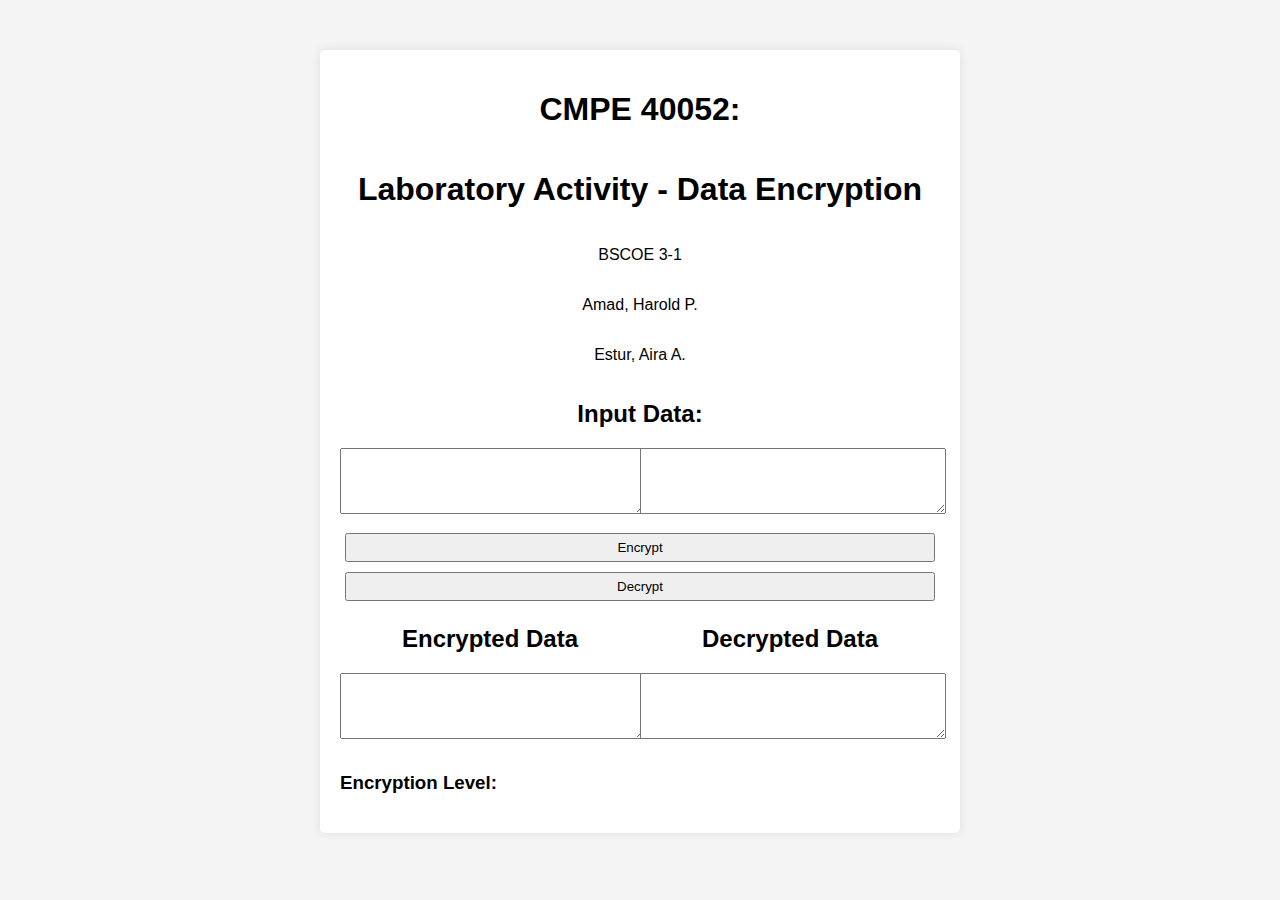
<file: Base64-Encryption/index.html>
<!DOCTYPE html>
<html lang="en">
<head>
    <meta charset="UTF-8">
    <meta name="viewport" content="width=device-width, initial-scale=1.0">
    <!--<link rel="stylesheet" type="text/css" href = "srcs/style.css">-->
    <title>Document</title>
</head>
<body>
    <div class="container">
        <h1> CMPE 40052: </h1>
        <h1> Laboratory Activity - Data Encryption </h1>
        <p> BSCOE 3-1 </p>
        <p> Amad, Harold P.</p>
        <p> Estur, Aira A. </p>
        <h2> Input Data: </h2>
        <div class="data_container">
            <div class="">
                <form action="" method="post">
                    <textarea name="data" id="data" rows="4" cols="50" required></textarea>
                    <br>
                </form>
            </div>
            <div class="">
                <form action="" method="post">
                    <textarea name="ddata" id="ddata" rows="4" cols="50" required></textarea>
                    <br>
                </form>
            </div>
            
        </div>

        <button id="btn_encrypt" onclick="convertenc()"> Encrypt </button>
        <button id="btn_decrypt" onclick="convertdnc()"> Decrypt </button>



        <div class="data_container">
            <div class="">
                <h2> Encrypted Data </h2>
                <textarea name="data" id="encrypted_data" rows="4" cols="50" required></textarea>
            </div>
            <div class="">
                <h2> Decrypted Data </h2>
                <textarea name="data" id="decrypted_data" rows="4" cols="50" required></textarea>
            </div>
        </div>
        
        <div class="encryptionlvl_container">
            <h3 id="encryptionlvl"> Encryption Level: </h3>
            <p id="encryptedlvl"> </p>
        </div>
    </div>

    <style>       
        body 
        {
            font-family: Arial, sans-serif;
            background-color: #f4f4f4;
        }

        .container 
        {
            max-width: 600px;
            margin: 50px auto;
            padding: 20px;
            background-color: #fff;
            border-radius: 5px;
            box-shadow: 0 0 10px rgba(0, 0, 0, 0.1);
            display: flex;
            flex-direction: column;
            text-align: center;
        }

        textarea {
            width: 100%;
            margin-bottom: 10px;
        }

        .data_container
        {
            display: flex;
            justify-content: space-between;
            width: 100%;
        }

        .encryptionlvl_container
        {
            display: flex;
            text-align: center;
            align-items: center;
        }

        button
        {
            margin: 5px;    
            padding: 5px;
        }
    </style>

    <script> 
        let names = ["Aira", "Harry", "Jay"]
        let password = ["Aira_123","Harry_123","Jay_123" ]
        let gender = ["male","female"]

        const data = document.getElementById("data");
        const ddata = document.getElementById("ddata");



        function convertenc () {
            var output = btoa(data.value);
            document.getElementById("encrypted_data").value = output;
                    // Create an array to store ages from 1 to 100
        const ageDataset = [];

        // Populate the array with ages from 1 to 100
            for (let age = 1; age <= 100; age++) {
            ageDataset.push(age.toString());
            }

            // Print the dataset to the console
            console.log(ageDataset);
            if (names.includes(data.value)) {
                document.getElementById("encryptedlvl").innerHTML = "Low";
            }
            else if (password.includes(data.value)) {
                document.getElementById("encryptedlvl").innerHTML = "High";
            }
            else if (gender.includes(data.value)) {
                document.getElementById("encryptedlvl").innerHTML = "Mid";
            }
            else if (ageDataset.includes(data.value)) {
                document.getElementById("encryptedlvl").innerHTML = "Mid";
            }
            else {
                document.getElementById("encryptedlvl").innerHTML = "Not in the data set";
            }

        }

        function convertdnc () {
            var outputd = atob(ddata.value);
            document.getElementById("decrypted_data").value = outputd;
        }
    </script>

</body>
</html>
</file>
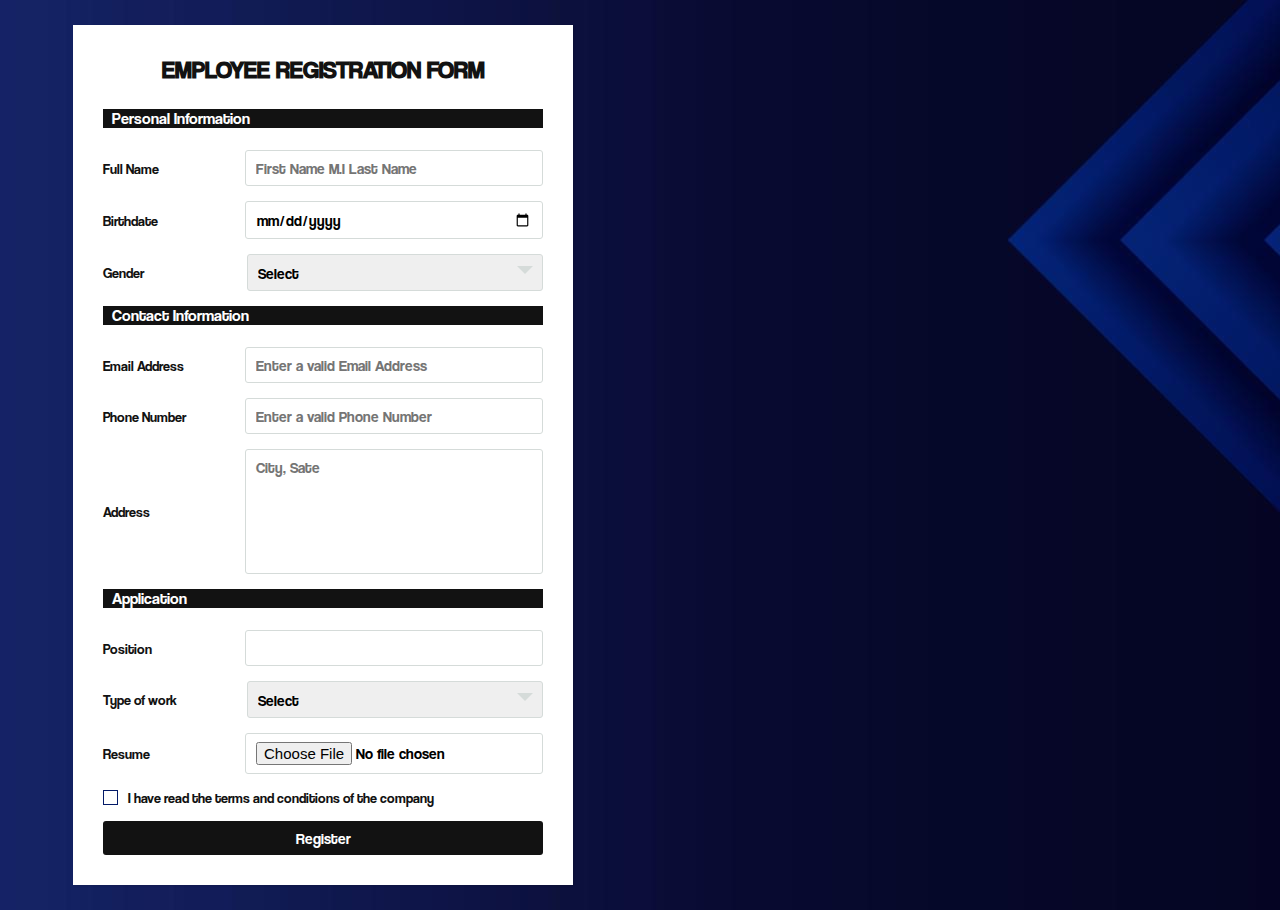
<file: Employee-Registration-Form/index.html>
<!DOCTYPE html>
<html lang="en">
<head>
	<meta charset="UTF-8">
  <meta name="viewport" content="width=device-width, initial-scale=1.0">
	<title>Employee Registration Form</title>
	<link rel="stylesheet" href="Sources/styles.css">
</head>
<body>

<div class="wrapper">
    <div class="title"> Employee Registration Form </div>
    <div class="subtitle"> Personal Information </div>
    <div class="form">
       <div class="inputfield">
          <label>Full Name</label>
          <input type="text" class="input" id="ustext"
          placeholder="First Name M.I Last Name">
       </div>   
       <div class="inputfield">
          <label>Birthdate</label>
          <input type="date" class="input">
       </div>  
        <div class="inputfield">
          <label>Gender</label>
          <div class="custom_select">
            <select>
              <option value="">Select</option>
              <option value="male">Male</option>
              <option value="female">Female</option>
              <option value="lgbtqia+">LGBTQIA+</option>
              <option value="not">Prefer not to say</option>
            </select>
          </div>
       </div> 
       <div class="subtitle"> Contact Information </div>
        <div class="inputfield">
          <label>Email Address</label>
          <form id="form" action="#"></form>
          <input type="text" class="input" id="email"
          placeholder="Enter a valid Email Address" onkeydown="email_validation()">
       </div> 
       <div>
        <span id="text"></span>
      </div>

      <div class="inputfield">
          <label>Phone Number</label>
          <form id="form_phone" action="#"> </form>
          <input type="text" class="input" id="phone"
          placeholder="Enter a valid Phone Number" onkeydown="phone_validation()">
       </div> 
       <div>
        <span id="text_phone"></span>
      </div>

      <div class="inputfield">
          <label>Address</label>
          <textarea class="textarea"
          placeholder="City, Sate"></textarea>
       </div> 
       <div class="subtitle"> Application </div>
       <div class="inputfield">
        <label>Position</label>
        <input type="text" class="input">
     </div>   
      <div class="inputfield">
        <label>Type of work</label>
        <div class="custom_select">
          <select>
            <option value="">Select</option>
            <option value="male">Permanent</option>
            <option value="female">Temporary</option>
            <option value="lgbtqia+">Both</option>          </select>
        </div>
     </div> 
 

     <div class="inputfield">
      <label>Resume</label>
      <input type="file" class="input">
      </div>  

      <div class="inputfield terms">
          <label class="check">
            <input type="checkbox">
            <span class="checkmark"></span>
          </label>
          <p>I have read the terms and conditions of the company</p>
       </div> 
      <div class="inputfield">
        <button value="Register" class="btn" onclick="display()"> Register</button>
      </div>
    </div>
</div>	  
  <script type="text/javascript">
    function email_validation()
    {
      var form = document.getElementById("form");
      var email = document.getElementById("email").value;
      var text = document.getElementById("text");
      var pattern = /^\w+([\.-]?\w+)*@\w+([\.-]?\w+)*(\.\w{2,3})+$/;

      if (email.match(pattern))
      {
        form.classList.add("valid");
        form.classList.remove("invalid");
        text.innerHTML = "Valid Email Address";
        text.style.color = "#00ff00";
      }

      else
      {
        form.classList.remove("valid");
        form.classList.add("invalid");
        text.innerHTML = "Invalid Email Address";
        text.style.color = "#ff0000";
      }
    }

    function phone_validation()
    {
      var form_phone = document.getElementById("form_phone");
      var phone = document.getElementById("phone").value;
      var text_phone = document.getElementById("text_phone");
      var pattern_phone = /^\d{11}$/;

      if (phone.match(pattern_phone))
      {
        form_phone.classList.add("valid");
        form_phone.classList.remove("invalid");
        text_phone.innerHTML = "Valid Phone Number";
        text_phone.style.color = "#00ff00";
      }

      else
      {
        form_phone.classList.remove("valid");
        form_phone.classList.add("invalid");
        text_phone.innerHTML = "Invalid Phone Number";
        text_phone.style.color = "#ff0000";
      }
    }

    function display()
    {
      var usertext = document.getElementById("ustext").value

      if(usertext == "")
      {
        alert("Please fiil the empty space")
      }

      else
      {
        alert("Thank you for Registering!")
      }
    }
  </script>
	



</body>
</html>
</file>
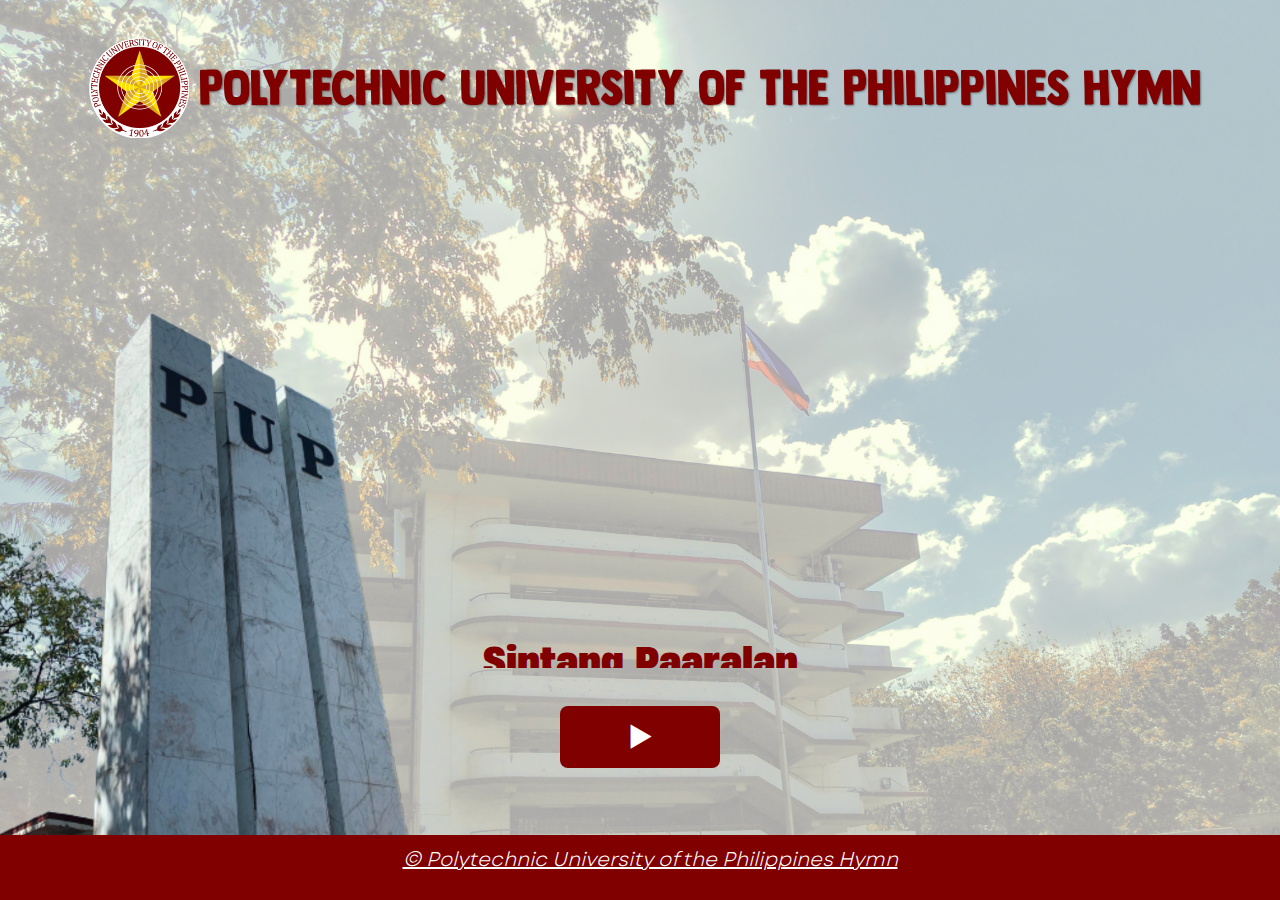
<file: PUP-Hymn-ScrollableLyrics/index.html>
<!DOCTYPE html>
<html lang="en">
<head>
    <link rel="stylesheet" type="text/css" href = "styling.css">
    <link rel="icon" type="image/x-icon" href="sources/PUPLogo.ico" >
    <meta charset="UTF-8">
    <meta http-equiv="X-UA-Compatible" content="IE=edge">
    <meta name="viewport" content="width=device-width, initial-scale=1.0">
    <title>PUP Hymn</title>
    <body style="background: url('sources/backg.png') no-repeat center/cover fixed;">
</head>

<body>
    <div class="Upper">
        <img id= logo src= "sources/PUPLogo.png"  width="100" height="100" style="margin: 10px;">
        <p id= "title"> Polytechnic University of the Philippines Hymn</p>
    </div>
    
    <div class="Middle">
        <p id= "hymn">
            <br>
            <br>
            <br>
            Sintang Paaralan
            <br> Tanglaw ka ng bayan
            <br> Pandayan ng isip ng kabataan
            <br> Kami ay dumating nang salat sa yaman
            <br> Hanap na dunong ay iyong alay
            <br> Ang layunin mong makatao
            <br> Dinarangal ang Pilipino
            <br> Ang iyong aral, diwa, adhikang taglay
            <br> PUP, aming gabay
            <br> Paaralang dakila
            <br> PUP, pinagpala
            <br> Gagamitin ang karunungan
            <br> Mula sa iyo, para sa bayan
            <br> Ang iyong aral, diwa, adhikang taglay
            <br> PUP, aming gabay
            <br> Paaralang dakila
            <br> PUP, pinagpala
        </p>
    </div>

    <div class="Lower">
        <audio id="audio">
            <source src="sources/puphymn.mp3" type="audio/mpeg">
            <source src="sources/puphymn.ogg" type="audio/ogg">
            Your browser does not support the audio tag.
        </audio>

        <button id="playPauseBTN" onclick="playPause()"> &#9658 </button>
    </div>

    <footer>
        <a id= copyright href="https://www.pup.edu.ph/about/hymn"  target="_blank" > &copy; Polytechnic University of the Philippines Hymn </a>
    </footer>
<script src="script.js"></script>
</body>
</html>
</file>
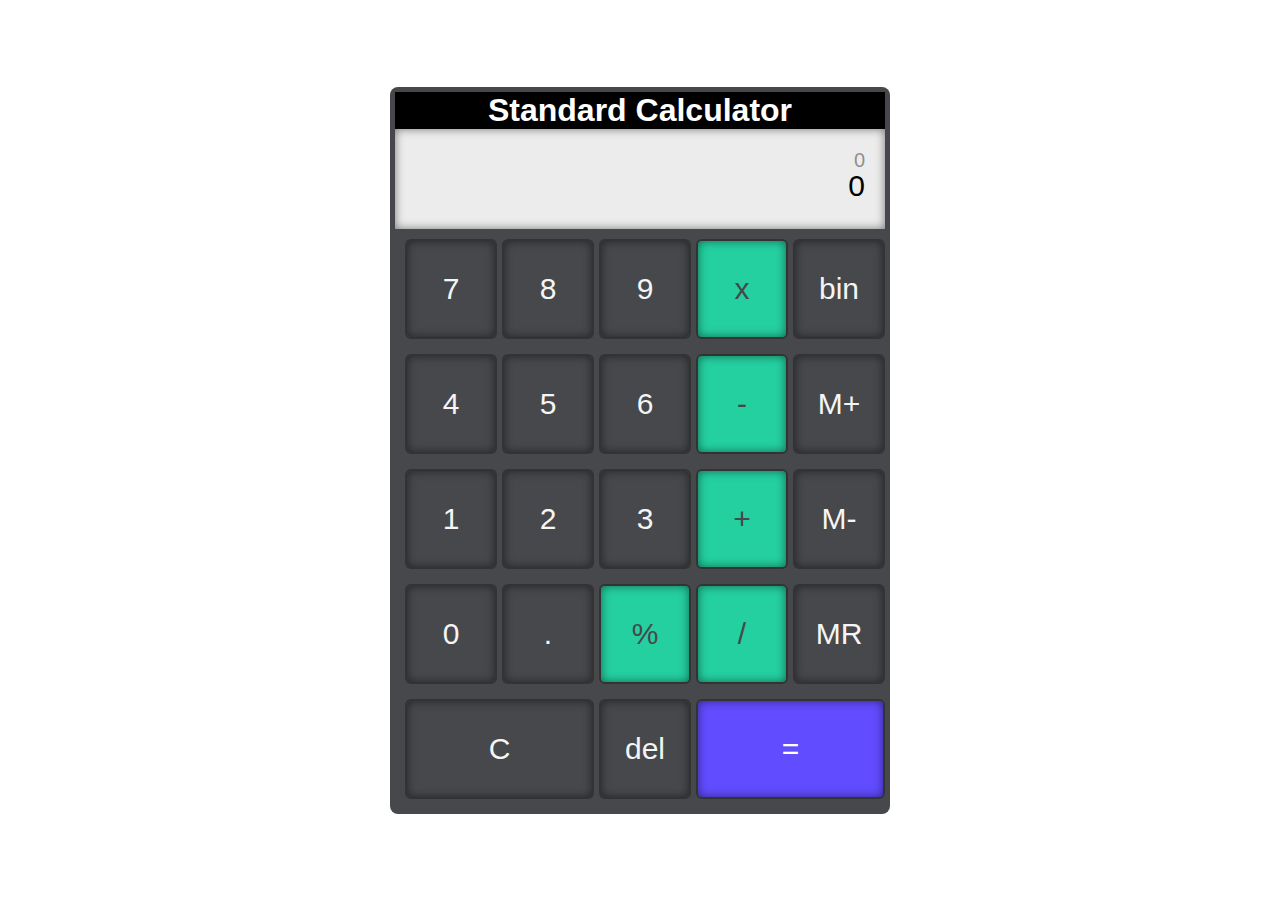
<file: Standard-Calculator/index.html>
<!DOCTYPE html>
<html lang="en">
<head>
    <meta charset="UTF-8">
    <meta name="viewport" content="width=device-width, initial-scale=1.0">
    <link rel="icon" href="srcs/icon.png" type="image/x-icon">
    <link rel="stylesheet" type="text/css" href="srcs/style.css">
    <title>calculator</title>
</head>
<body>
    <section>
        <div class="container">
          <div class="title"> <h1> Standard Calculator </h1></div>
          <div class="calculator">
            <div class="display">
              <div class="display-1">0</div>
              <div class="display-2">0</div>
              <div class="temp-result"></div>
            </div>
            <div class="all_button">
     <!--        <div class="button all-clear"></div>  C 
              <div class="button last-entity-clear"></div>
              <div class="button operation"></div>>
              <div class="button operation">/</div>  -->

              <div class="button number">7</div>
              <div class="button number">8</div>
              <div class="button number">9</div>
              <div class="button operation">x</div>
              <div class="button bin">bin</div>



              <div class="button number">4</div>
              <div class="button number">5</div>
              <div class="button number">6</div>
              <div class="button operation">-</div>
              <div data-functional="true" class="button Mplus">M+</div>



              <div class="button number">1</div>
              <div class="button number">2</div>
              <div class="button number">3</div>
              <div class="button operation">+</div>
              <div data-functional="true" class="button Mminus">M-</div>

              <div class="button btn-0 number">0</div>
              <div class="button number dot">.</div>
              <div class="button operation">%</div>
              <div class="button operation">/</div>
              <div data-functional="true" class="button MR">MR</div>


              <div class="button all-clear">C</div>
              <div class="button last-entity-clear"> del </div>

              <div class="button equal">=</div>



            </div>
          </div>
        </div>
      </section>
      <script src="srcs/script.js"></script>
</body>
</html>
</file>
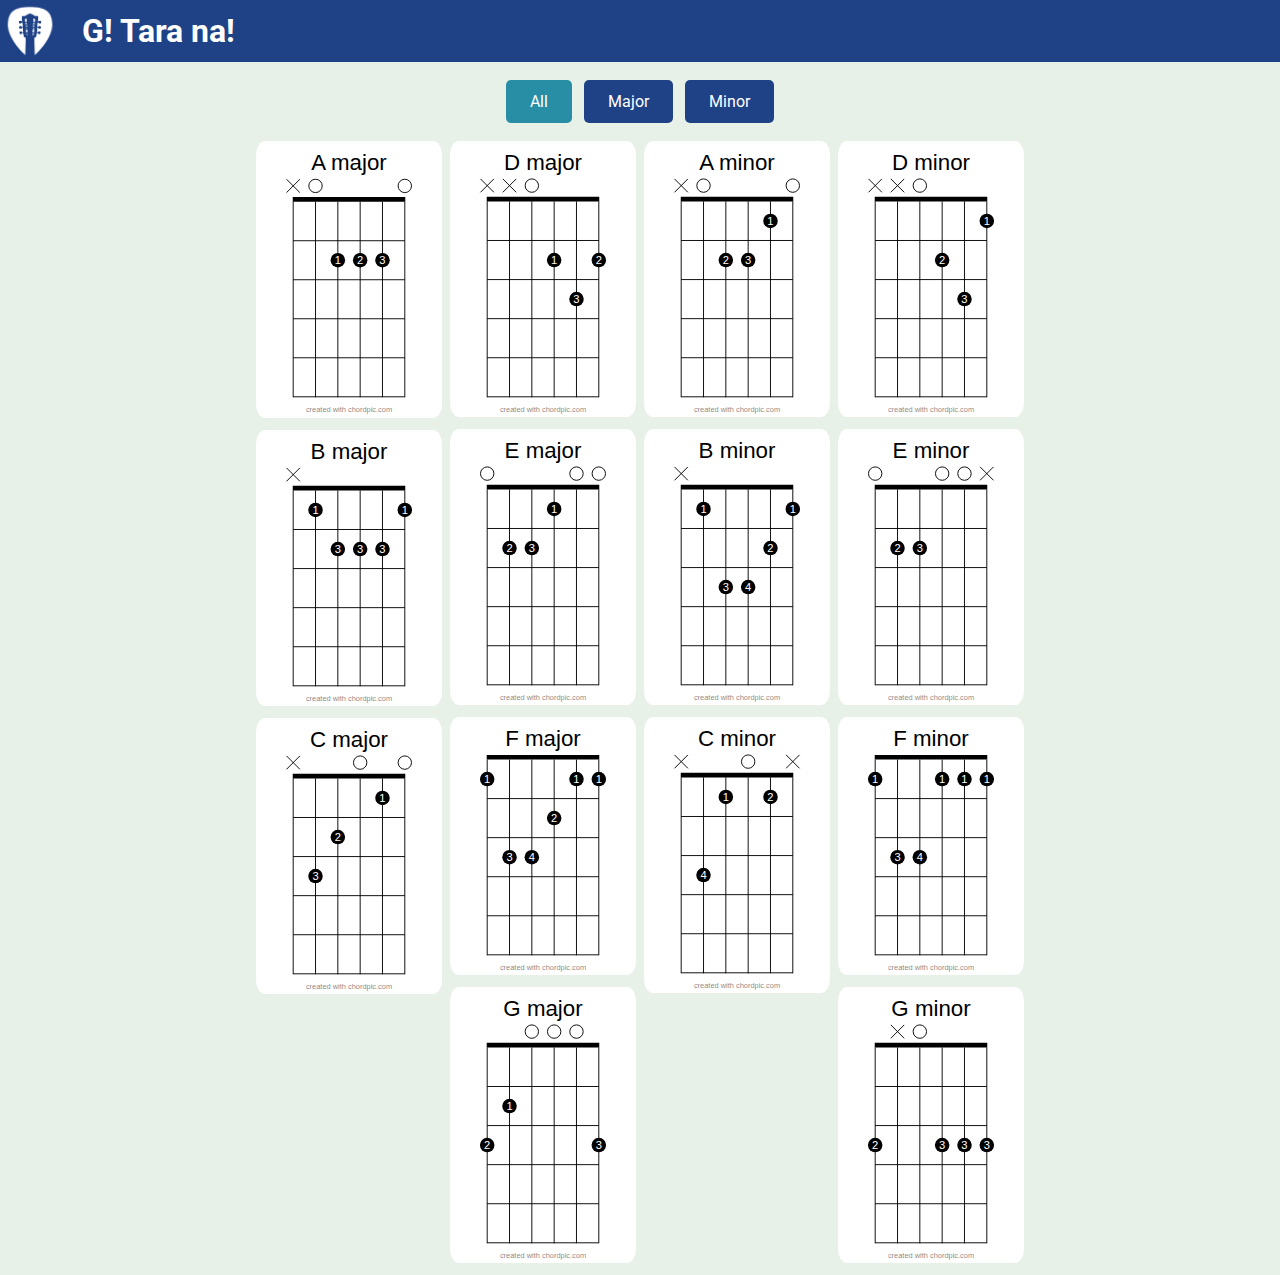
<file: Guitar-Chords-Website/Initial_WebsiteDesign/index.html>
<!DOCTYPE html>
<html lang="en">
  <head>
    <meta charset="UTF-8" />
    <meta name="viewport" content="width=device-width, initial-scale=1.0" />
    <title>Guitar Chords Website</title>
    <link rel="icon" href="images/icon.png" type="image/x-icon">
    <link rel="preconnect" href="https://fonts.gstatic.com" />
    <link
      href="https://fonts.googleapis.com/css2?family=Roboto&display=swap"
      rel="stylesheet"
    />

    <link rel="stylesheet" href="style.css" />

    <script src="data.js" defer></script>
    <script src="main.js" defer></script>
  </head>
  <body>
    <div class="header">
      <img class="icon" src="images/icon.png">
      <h1 class="title">G! Tara na!</h1>
    </div>
    
    <div id="filter-container"></div>
    <div id="gallery-container"></div>
  </body>
</html>
</file>
<file: Base64-Encryption/srcs/style.css>
body 
{
    font-family: Arial, sans-serif;
    background-color: #f4f4f4;
}

.container 
{
    max-width: 600px;
    margin: 50px auto;
    padding: 20px;
    background-color: #fff;
    border-radius: 5px;
    box-shadow: 0 0 10px rgba(0, 0, 0, 0.1);
    display: flex;
    flex-direction: column;
    text-align: center;
}

textarea {
    width: 100%;
    margin-bottom: 10px;
}

.data_container
{
    display: flex;
    justify-content: space-between;
    width: 100%;
}

.encryptionlvl_container
{
    display: flex;
    text-align: center;
    align-items: center;
}

button
{
    margin: 5px;    
    padding: 5px;
}
</file>
<file: Employee-Registration-Form/Sources/styles.css>
@import url('https://fonts.googleapis.com/css?family=Montserrat:400,700&display=swap');
@font-face {
  font-family: headings;
  src: url(headings.otf);
}


*{
  margin: 0;
  padding: 0;
  box-sizing: border-box;
  font-family: headings;
}
body{
  background: url(background.jpg);
  padding: 0 10px;
}
.wrapper{
  max-width: 500px;
  width: 100%;
  background: #fff;
  margin: 2% 70% 2% 5%;
  box-shadow: 1px 1px 2px rgba(0,0,0,0.125);
  padding: 30px;
}

.wrapper .title{
  font-size: 24px;
  font-weight: 700;
  margin-bottom: 25px;
  color: #121212;
  text-transform: uppercase;
  text-align: center;
}

.wrapper .subtitle
{
  margin-bottom: 5%;
  color: #fff;
  background-color: #121212;
  padding-left: 2%;
}
.wrapper .form{
  width: 100%;
}

.wrapper .form .inputfield{
  margin-bottom: 15px;
  display: flex;
  align-items: center;
}

.wrapper .form .inputfield label{
   width: 200px;
   color: #121212;
   margin-right: 10px;
  font-size: 14px;
}

.wrapper .form .inputfield .input,
.wrapper .form .inputfield .textarea{
  width: 100%;
  outline: none;
  border: 1px solid #d5dbd9;
  font-size: 15px;
  padding: 8px 10px;
  border-radius: 3px;
  transition: all 0.3s ease;
}

.wrapper .form .inputfield .textarea{
  width: 100%;
  height: 125px;
  resize: none;
}

.wrapper .form .inputfield .custom_select{
  position: relative;
  width: 100%;
  height: 37px;
}

.wrapper .form .inputfield .custom_select:before{
  content: "";
  position: absolute;
  top: 12px;
  right: 10px;
  border: 8px solid;
  border-color: #d5dbd9 transparent transparent transparent;
  pointer-events: none;
}

.wrapper .form .inputfield .custom_select select{
  -webkit-appearance: none;
  -moz-appearance:   none;
  appearance:        none;
  outline: none;
  width: 100%;
  height: 100%;
  border: 0px;
  padding: 8px 10px;
  font-size: 15px;
  border: 1px solid #d5dbd9;
  border-radius: 3px;
}


.wrapper .form .inputfield .input:focus,
.wrapper .form .inputfield .textarea:focus,
.wrapper .form .inputfield .custom_select select:focus{
  border: 1px solid #121212;
}

.wrapper .form .inputfield p{
   font-size: 14px;
   color: #121212;
}
.wrapper .form .inputfield .check{
  width: 15px;
  height: 15px;
  position: relative;
  display: block;
  cursor: pointer;
}
.wrapper .form .inputfield .check input[type="checkbox"]{
  position: absolute;
  top: 0;
  left: 0;
  opacity: 0;
}
.wrapper .form .inputfield .check .checkmark{
  width: 15px;
  height: 15px;
  border: 1px solid #031a68;
  display: block;
  position: relative;
}
.wrapper .form .inputfield .check .checkmark:before{
  content: "";
  position: absolute;
  top: 1px;
  left: 2px;
  width: 5px;
  height: 2px;
  border: 2px solid;
  border-color: transparent transparent #fff #fff;
  transform: rotate(-45deg);
  display: none;
}
.wrapper .form .inputfield .check input[type="checkbox"]:checked ~ .checkmark{
  background: #031a68;
}

.wrapper .form .inputfield .check input[type="checkbox"]:checked ~ .checkmark:before{
  display: block;
}

.wrapper .form .inputfield .btn{
  width: 100%;
  padding: 8px 10px;
  font-size: 15px; 
  border: 0px;
  background:  #121212;
  color: #fff;
  cursor: pointer;
  border-radius: 3px;
  outline: none;
}

.wrapper .form .inputfield .btn:hover{
  background: #031a68;
}

.wrapper .form .inputfield:last-child{
  margin-bottom: 0;
}

.wrapper #text 
{
  display: block;
  margin-bottom: 2%;
  text-align: right;
  font-size: 13px;
}

.wrapper #text_phone
{
  display: block;
  margin-bottom: 2%;
  text-align: right;
  font-size: 13px;
}

@media (max-width:420px) {
  .wrapper .form .inputfield{
    flex-direction: column;
    align-items: flex-start;
  }
  .wrapper .form .inputfield label{
    margin-bottom: 5px;
  }
  .wrapper .form .inputfield.terms{
    flex-direction: row;
  }
}
</file>
<file: PUP-Hymn-ScrollableLyrics/styling.css>
@font-face 
{
    font-family: font-display;
    src: url(fonts/DKLongreach.otf);
}

@font-face 
{
    font-family: font-bold;
    src: url(fonts/lyrics.ttf);
}

@font-face {
    font-family: font-thin;
    src: url(fonts/Garet-Book.ttf);
}
.Upper
{
    display: flex;
    align-items: center;
    justify-content: center;
}

#logo
{
    width: 100px;
    height: 100px; 
    margin: 10px;
}

#title
{
    font-family: font-display;
    font-size: 50px;
    color: #800000;
    text-align: center;
    text-shadow: 1px 1px 2px rgba(0, 0, 0, 0.4);
}

.Middle
{
    overflow: hidden;
    height: 500px;
    position: relative;
    margin-bottom: 3%;
}

#hymn
{
    font-family: font-bold;
    font-size: 230%;
    color: #800000;
    width: 100%;
    height: 100%;
    position: absolute;
    text-align: center;
    top: 0;
    left: 0;
    animation: scroll 180s linear 1; 
    animation-play-state: paused;
    padding-top: 20%;
    padding-bottom: 100%;
}

@keyframes scroll
{  
    0% {transform: translateY(0%);}
  100% {transform: translateY(-100%);}    
}

button
{
    color: white;
    font-size: 27px;
    font-family: font-bold;
    line-height: 60px;
    min-width: 160px;
    text-align: center;
    cursor: pointer;
    background-color: #800000;
    border-radius: 8px;
    border: 0px;
    margin-bottom: 20px;
}

.Lower
{
    display: flex;
    align-items: center;
    justify-content: center;
}

#copyright
{
    font-family: font-thin;
    font-size: 20px;
    color: white;
    text-align: center;
    font-style: italic;
    position: fixed;
    bottom: 0;
    padding: 10px;
    background-color: #800000;
    height: 5%;
    width: 100%;
    align-items: center;
    justify-content: center;
    left: 0px;
}

@media screen and (max-width: 600px)
{
    .Upper
    {
        padding-top: 5%;
    }
    #title
    {
        font-size: 13px;
    }
    #logo
    {
        width: 50px;
        height: 50px; 
    }
    .Middle
    {
        height: 450px;
    }
    #hymn
    {
        font-size: 110%;
        padding-top: 100%;
    }
    button
    {
        font-size: 15px;
        line-height: 20px;
        min-width: 120px;
        padding: 10px;
        display: block;
    }
    #copyright
    {
        font-size: 65%;
        height: 3%;
        margin-bottom: 2%;
    }

}
</file>
<file: Standard-Calculator/srcs/style.css>
* {
    padding: 0;
    margin: 0;
    box-sizing: border-box;
  }
  html {
    font-family: "Montserrat", sans-serif;
  }
  section {
    background-color:linear-gradient(to bottom, #000000, #808080);
    min-height: 100vh;
    width: 100%;
    display: flex;
    align-items: center;
    justify-content: center;
  }
  .container {
    width: 90%;
    max-width: 500px;
    background-color: #46484C ;
    border-radius: 8px;
    overflow: hidden;
    padding: 5px;
  }

  .title 
  {
    color: #fff;
    margin: 0 auto;
    background-color: black;
    text-align: center;
  }

  .display {
    background-color: #ECECEC;
    height: 100px;
    width: 100%;
    text-align: right;
    padding: 20px;
    font-size: 30px;
    position: relative;
    box-shadow: inset 0 0 10px rgba(0, 0, 0, 0.5);
  }
  .display-1 {
    opacity: 0.4;
    font-size: 20px;
    height: 20px;
    overflow: hidden;
  }
  .temp-result {
    position: absolute;
    bottom: 0;
    left: 10;
    font-size: 20px;
    opacity: 0.3;
  }
  .all_button {
    color: whitesmoke;
    display: grid;
    grid-template: repeat(4, 1fr) / repeat(5, 1fr);
    gap: 5px;
    padding: 5px;
  }
  .button {
    border: 0.5px solid rgba(92, 92, 92, 0.137);
    display: inline-block;
    height: 100px;
    width: 100%;
    display: flex;
    align-items: center;
    justify-content: center;
    font-size: 30px;
    cursor: pointer;
    margin: 5px;
    border-radius: 6px;
    border: 2px solid #333;
    box-shadow: inset 0 0 10px rgba(0, 0, 0, 0.5);
  }

  .button:hover {
    background-color: #5f6061;
  }
  .all-clear
    {
    grid-column: 1/3;
  }


.operation
{
  color:#46484C;
  background-color: #24CFA0;
}

.operation:hover
{
  background-color: rgb(176, 255, 200)
}

.equal
{
  color: #fff;
  grid-column: 4/6;
  background-color: #614CFF ;
}
</file>
<file: Guitar-Chords-Website/Initial_WebsiteDesign/style.css>
/* Colors */
/* #071e3d */
/* #1f4287 */
/* #278ea5 */

* {
  margin: 0;
  padding: 0;
}

body {
  background-color: #E7F1E8;
  font-family: 'Roboto', sans-serif;
}

.header
{
  display:flex;
  background-color: #1f4287;
  align-items: center;
}
.icon
{
  width: 60px;
  margin-right: 10px;
}

.title {

  color: white;
  padding: 12px;
  text-align: center;
}

#filter-container {
  display: flex;
  align-items: center;
  justify-content: center;
  flex-wrap: wrap;
  padding: 12px;
}

.filter-element {
  background-color: #1f4287;
  color: white;
  padding: 12px 24px;
  border-radius: 5px;
  margin: 6px;
  cursor: pointer;
}

.filter-element:hover {
  background-color: #278ea5aa;
}

.filter-active {
  background-color: #278ea5;
}

#gallery-container {
  width: 60%;
  margin: 0 auto;
  column-count: 4;
  column-gap: 0.5rem;
  align-items: center;
}

.gallery-image {
  background-color: #fff;
  border-radius: 5%;
  width: 100%;
  margin-bottom: 0.5rem;
  animation: fadeInAnimation 2s ease-in-out forwards; 
}

@keyframes fadeInAnimation {
  0% {
      opacity: 0;
      transform: translateY(20%);
  }
  100% {
      opacity: 1;
      transform: translateY(0);
  }
}

.gallery-image:hover{
  background-color: #C7DEC9;
}

 
.gallery-image.hide-image {
  display: none;
}

@media (max-width: 920px) {
  #gallery-container {
    column-count: 2;
  }
}
</file>
